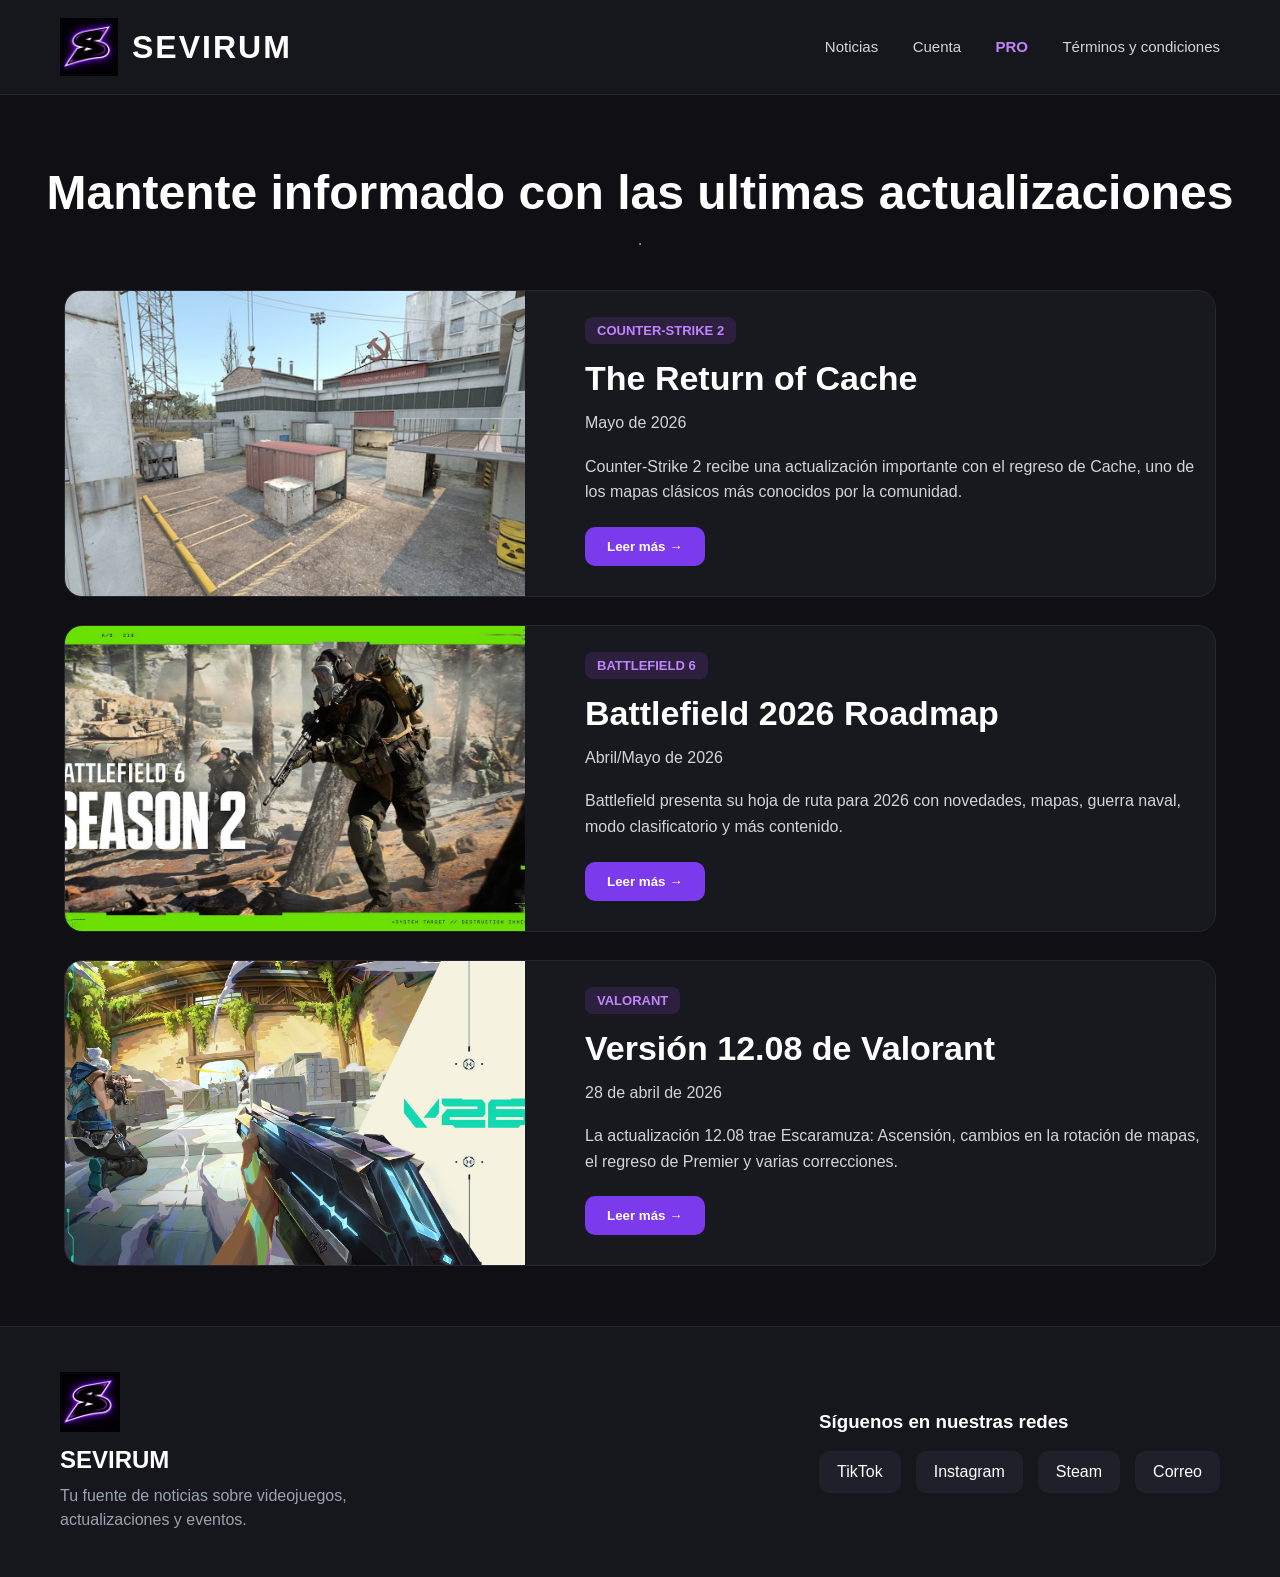
<file: index.html>
<!DOCTYPE html>
<html lang="es">
<head>
  <meta charset="UTF-8">
  <meta name="viewport" content="width=device-width, initial-scale=1.0">
  <title>Sevirum Noticias</title>
  <link rel="stylesheet" href="css/style.css">
</head>
<script src="js/script.js"></script>
<body>

  <header class="header">
    <div class="logo-box">
      <img src="imagenes/logo.png" alt="Logo Sevirum">
      <h1>SEVIRUM</h1>
    </div>

    <nav>
      <a href="#">Noticias</a>
      <a href="cuenta.html">Cuenta</a>
      <a href="pro.html" class="pro-link">PRO</a>
      <a href="terminos.html">Términos y condiciones</a>
    </nav>
  </header>

  <section class="titulo">
    <h2>Mantente informado con las ultimas actualizaciones</h2>
    <p>.</p>
  </section>

  <main class="contenedor">

    <a href="cs2.html" class="noticia">
      <img src="imagenes/cachecs.jpg" alt="Counter-Strike 2 Cache">

      <div class="contenido">
        <span>Counter-Strike 2</span>
        <h3>The Return of Cache</h3>
        <p class="fecha">Mayo de 2026</p>
        <p>
          Counter-Strike 2 recibe una actualización importante con el regreso de Cache,
          uno de los mapas clásicos más conocidos por la comunidad.
        </p>
        <button>Leer más →</button>
      </div>
    </a>

    <a href="battlefield.html" class="noticia">
      <img src="imagenes/battlefield.jpg" alt="Battlefield 2026 Roadmap">

      <div class="contenido">
        <span>Battlefield 6</span>
        <h3>Battlefield 2026 Roadmap</h3>
        <p class="fecha">Abril/Mayo de 2026</p>
        <p>
          Battlefield presenta su hoja de ruta para 2026 con novedades, mapas,
          guerra naval, modo clasificatorio y más contenido.
        </p>
        <button>Leer más →</button>
      </div>
    </a>

    <a href="valorant.html" class="noticia">
      <img src="imagenes/valorant.jpg" alt="Valorant versión 12.08">

      <div class="contenido">
        <span>Valorant</span>
        <h3>Versión 12.08 de Valorant</h3>
        <p class="fecha">28 de abril de 2026</p>
        <p>
          La actualización 12.08 trae Escaramuza: Ascensión, cambios en la rotación
          de mapas, el regreso de Premier y varias correcciones.
        </p>
        <button>Leer más →</button>
      </div>
    </a>

  </main>

  <footer>
    <div class="footer-logo">
      <img src="imagenes/logo.png" alt="Logo Sevirum">
      <h2>SEVIRUM</h2>
      <p>Tu fuente de noticias sobre videojuegos, actualizaciones y eventos.</p>
    </div>

    <div class="redes">
      <h3>Síguenos en nuestras redes</h3>
      <div class="iconos">
        <a href="#">TikTok</a>
        <a href="#">Instagram</a>
        <a href="#">Steam</a>
        <a href="#">Correo</a>
      </div>
    </div>
  </footer>

</body>
</html>
</file>
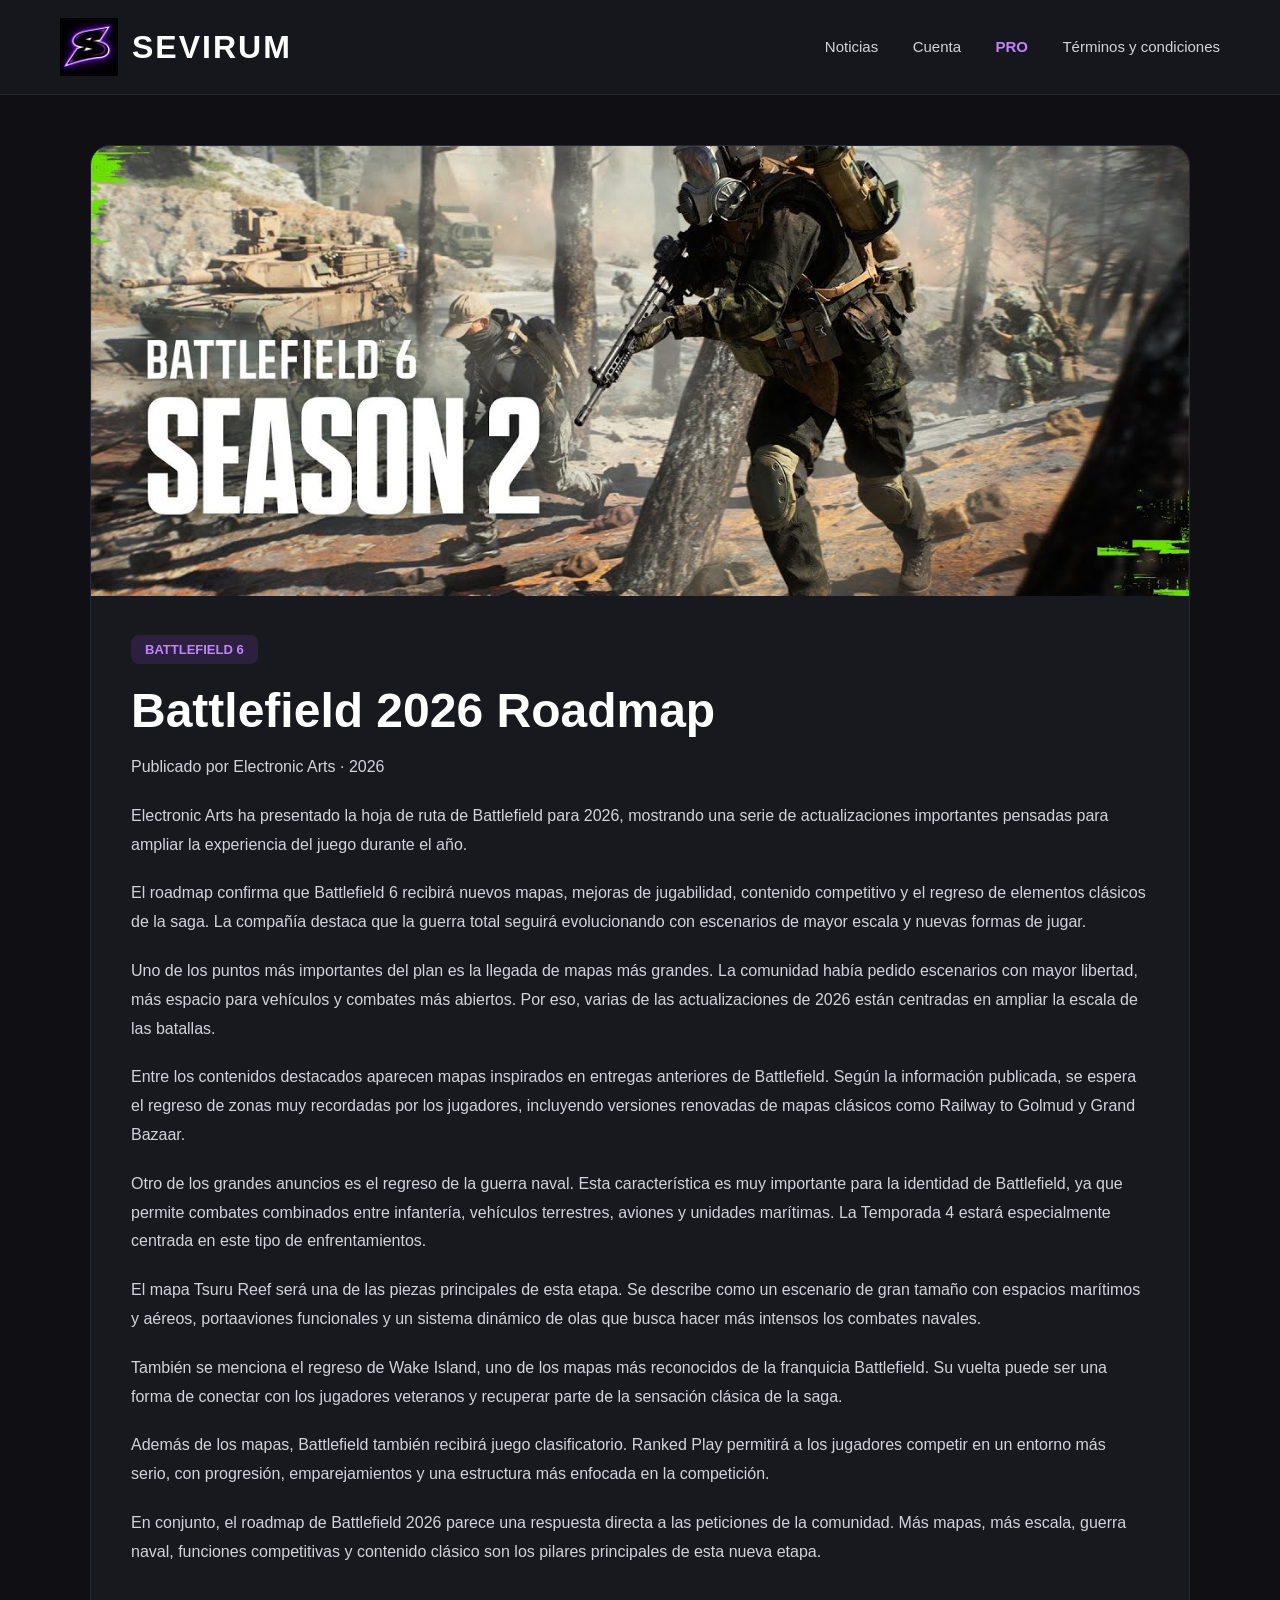
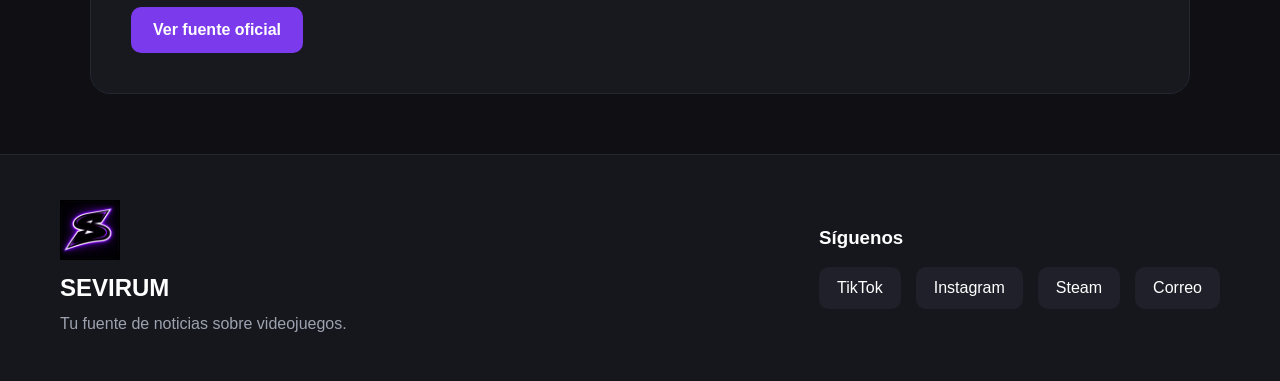
<file: battlefield.html>
<!DOCTYPE html>
<html lang="es">
<head>
  <meta charset="UTF-8">
  <meta name="viewport" content="width=device-width, initial-scale=1.0">
  <title>Battlefield 2026 Roadmap | Sevirum</title>
  <link rel="stylesheet" href="css/style.css">
</head>
<body>

<header class="header">
  <div class="logo-box">
    <img src="imagenes/logo.png" alt="Logo Sevirum">
    <h1>SEVIRUM</h1>
  </div>

  <nav>
    <a href="index.html">Noticias</a>
    <a href="cuenta.html">Cuenta</a>
    <a href="pro.html" class="pro-link">PRO</a>
    <a href="terminos.html">Términos y condiciones</a>
  </nav>
</header>

<main class="noticia-completa">

  <img src="imagenes/battlefield.jpg" alt="Battlefield 2026 Roadmap">

  <div class="noticia-info">

    <span>Battlefield 6</span>

    <h2>Battlefield 2026 Roadmap</h2>

    <p class="fecha">Publicado por Electronic Arts · 2026</p>

    <p>
      Electronic Arts ha presentado la hoja de ruta de Battlefield para 2026,
      mostrando una serie de actualizaciones importantes pensadas para ampliar
      la experiencia del juego durante el año.
    </p>

    <p>
      El roadmap confirma que Battlefield 6 recibirá nuevos mapas, mejoras de
      jugabilidad, contenido competitivo y el regreso de elementos clásicos de
      la saga. La compañía destaca que la guerra total seguirá evolucionando
      con escenarios de mayor escala y nuevas formas de jugar.
    </p>

    <p>
      Uno de los puntos más importantes del plan es la llegada de mapas más
      grandes. La comunidad había pedido escenarios con mayor libertad, más
      espacio para vehículos y combates más abiertos. Por eso, varias de las
      actualizaciones de 2026 están centradas en ampliar la escala de las
      batallas.
    </p>

    <p>
      Entre los contenidos destacados aparecen mapas inspirados en entregas
      anteriores de Battlefield. Según la información publicada, se espera el
      regreso de zonas muy recordadas por los jugadores, incluyendo versiones
      renovadas de mapas clásicos como Railway to Golmud y Grand Bazaar.
    </p>

    <p>
      Otro de los grandes anuncios es el regreso de la guerra naval. Esta
      característica es muy importante para la identidad de Battlefield, ya que
      permite combates combinados entre infantería, vehículos terrestres,
      aviones y unidades marítimas. La Temporada 4 estará especialmente centrada
      en este tipo de enfrentamientos.
    </p>

    <p>
      El mapa Tsuru Reef será una de las piezas principales de esta etapa. Se
      describe como un escenario de gran tamaño con espacios marítimos y aéreos,
      portaaviones funcionales y un sistema dinámico de olas que busca hacer
      más intensos los combates navales.
    </p>

    <p>
      También se menciona el regreso de Wake Island, uno de los mapas más
      reconocidos de la franquicia Battlefield. Su vuelta puede ser una forma de
      conectar con los jugadores veteranos y recuperar parte de la sensación
      clásica de la saga.
    </p>

    <p>
      Además de los mapas, Battlefield también recibirá juego clasificatorio.
      Ranked Play permitirá a los jugadores competir en un entorno más serio,
      con progresión, emparejamientos y una estructura más enfocada en la
      competición.
    </p>

    <p>
      En conjunto, el roadmap de Battlefield 2026 parece una respuesta directa
      a las peticiones de la comunidad. Más mapas, más escala, guerra naval,
      funciones competitivas y contenido clásico son los pilares principales
      de esta nueva etapa.
    </p>

    <a href="https://www.ea.com/en/games/battlefield/battlefield-6/seasons/battlefield-2026-roadmap"
       target="_blank"
       class="fuente-btn">
      Ver fuente oficial
    </a>

  </div>

</main>

<footer>
  <div class="footer-logo">
    <img src="imagenes/logo.png" alt="Logo Sevirum">
    <h2>SEVIRUM</h2>
    <p>Tu fuente de noticias sobre videojuegos.</p>
  </div>

  <div class="redes">
    <h3>Síguenos</h3>
    <div class="iconos">
      <a href="#">TikTok</a>
      <a href="#">Instagram</a>
      <a href="#">Steam</a>
      <a href="#">Correo</a>
    </div>
  </div>
</footer>

<script src="js/script.js"></script>

</body>
</html>
</file>
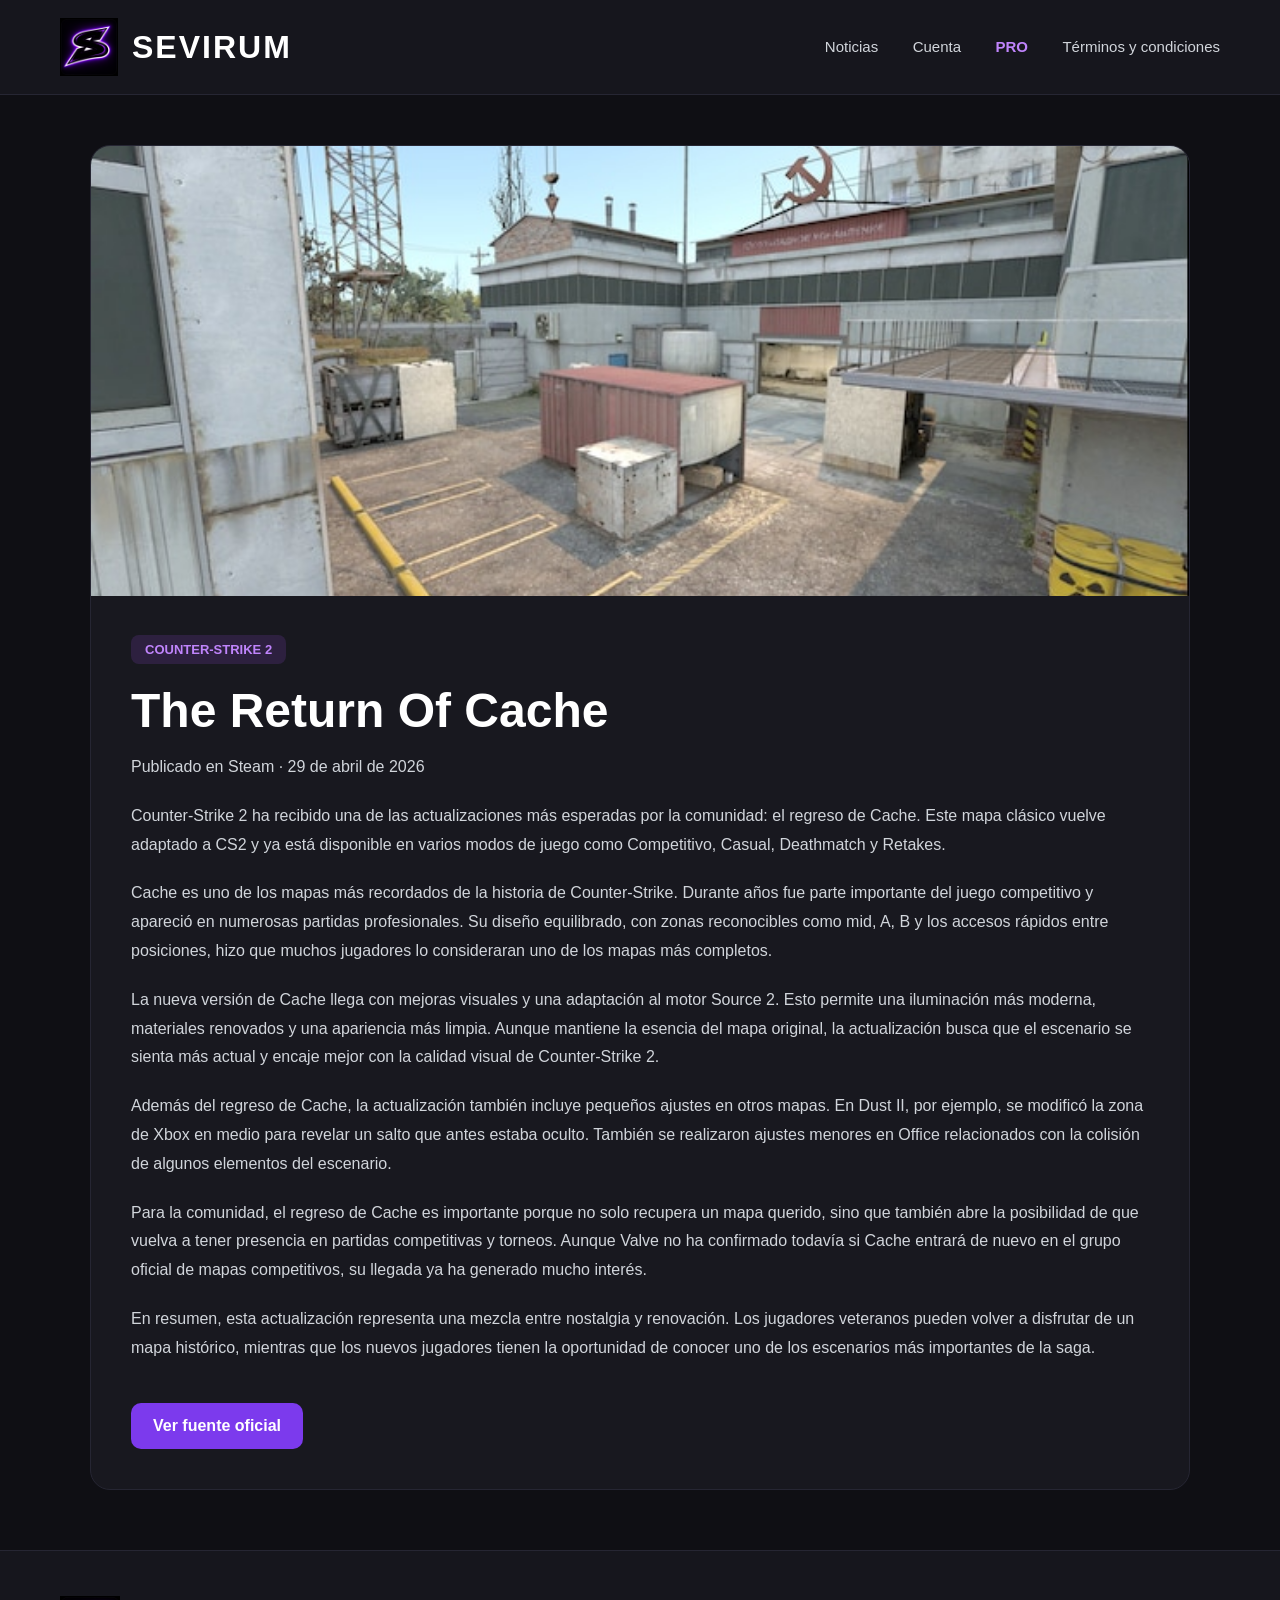
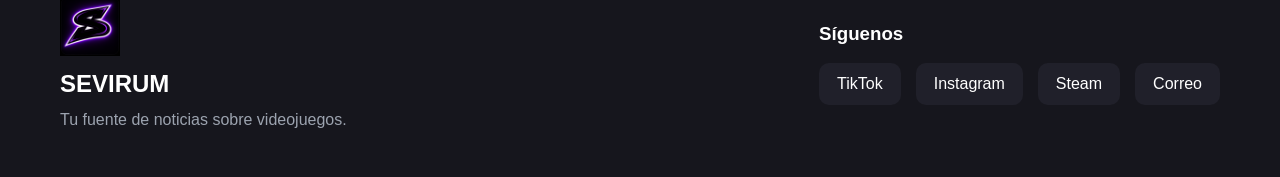
<file: cs2.html>
<!DOCTYPE html>
<html lang="es">
<head>
  <meta charset="UTF-8">
  <meta name="viewport" content="width=device-width, initial-scale=1.0">
  <title>Counter-Strike 2 | Sevirum</title>
  <link rel="stylesheet" href="css/style.css">
</head>
<body>

<header class="header">

  <div class="logo-box">
    <img src="imagenes/logo.png" alt="Logo Sevirum">
    <h1>SEVIRUM</h1>
  </div>

  <nav>
    <a href="index.html">Noticias</a>
    <a href="cuenta.html">Cuenta</a>
    <a href="pro.html" class="pro-link">PRO</a>
    <a href="terminos.html">Términos y condiciones</a>
  </nav>

</header>

<main class="noticia-completa">

  <img src="imagenes/cachecs.jpg" alt="Counter Strike 2">

  <div class="noticia-info">

  <span>Counter-Strike 2</span>

  <h2>The Return Of Cache</h2>

  <p class="fecha">Publicado en Steam · 29 de abril de 2026</p>

  <p>
    Counter-Strike 2 ha recibido una de las actualizaciones más esperadas por la comunidad:
    el regreso de Cache. Este mapa clásico vuelve adaptado a CS2 y ya está disponible en
    varios modos de juego como Competitivo, Casual, Deathmatch y Retakes.
  </p>

  <p>
    Cache es uno de los mapas más recordados de la historia de Counter-Strike. Durante años
    fue parte importante del juego competitivo y apareció en numerosas partidas profesionales.
    Su diseño equilibrado, con zonas reconocibles como mid, A, B y los accesos rápidos entre
    posiciones, hizo que muchos jugadores lo consideraran uno de los mapas más completos.
  </p>

  <p>
    La nueva versión de Cache llega con mejoras visuales y una adaptación al motor Source 2.
    Esto permite una iluminación más moderna, materiales renovados y una apariencia más limpia.
    Aunque mantiene la esencia del mapa original, la actualización busca que el escenario se
    sienta más actual y encaje mejor con la calidad visual de Counter-Strike 2.
  </p>

  <p>
    Además del regreso de Cache, la actualización también incluye pequeños ajustes en otros
    mapas. En Dust II, por ejemplo, se modificó la zona de Xbox en medio para revelar un salto
    que antes estaba oculto. También se realizaron ajustes menores en Office relacionados con
    la colisión de algunos elementos del escenario.
  </p>

  <p>
    Para la comunidad, el regreso de Cache es importante porque no solo recupera un mapa
    querido, sino que también abre la posibilidad de que vuelva a tener presencia en partidas
    competitivas y torneos. Aunque Valve no ha confirmado todavía si Cache entrará de nuevo
    en el grupo oficial de mapas competitivos, su llegada ya ha generado mucho interés.
  </p>

  <p>
    En resumen, esta actualización representa una mezcla entre nostalgia y renovación. Los
    jugadores veteranos pueden volver a disfrutar de un mapa histórico, mientras que los nuevos
    jugadores tienen la oportunidad de conocer uno de los escenarios más importantes de la saga.
  </p>

  <a href="https://store.steampowered.com/news/app/730/view/508486359454843045"
     target="_blank"
     class="fuente-btn">
    Ver fuente oficial
  </a>
</div>

</main>

<footer>

  <div class="footer-logo">
    <img src="imagenes/logo.png" alt="Logo Sevirum">
    <h2>SEVIRUM</h2>
    <p>Tu fuente de noticias sobre videojuegos.</p>
  </div>

  <div class="redes">
    <h3>Síguenos</h3>

    <div class="iconos">
      <a href="#">TikTok</a>
      <a href="#">Instagram</a>
      <a href="#">Steam</a>
      <a href="#">Correo</a>
    </div>

  </div>

</footer>

<script src="js/script.js"></script>

</body>
</html>
</file>
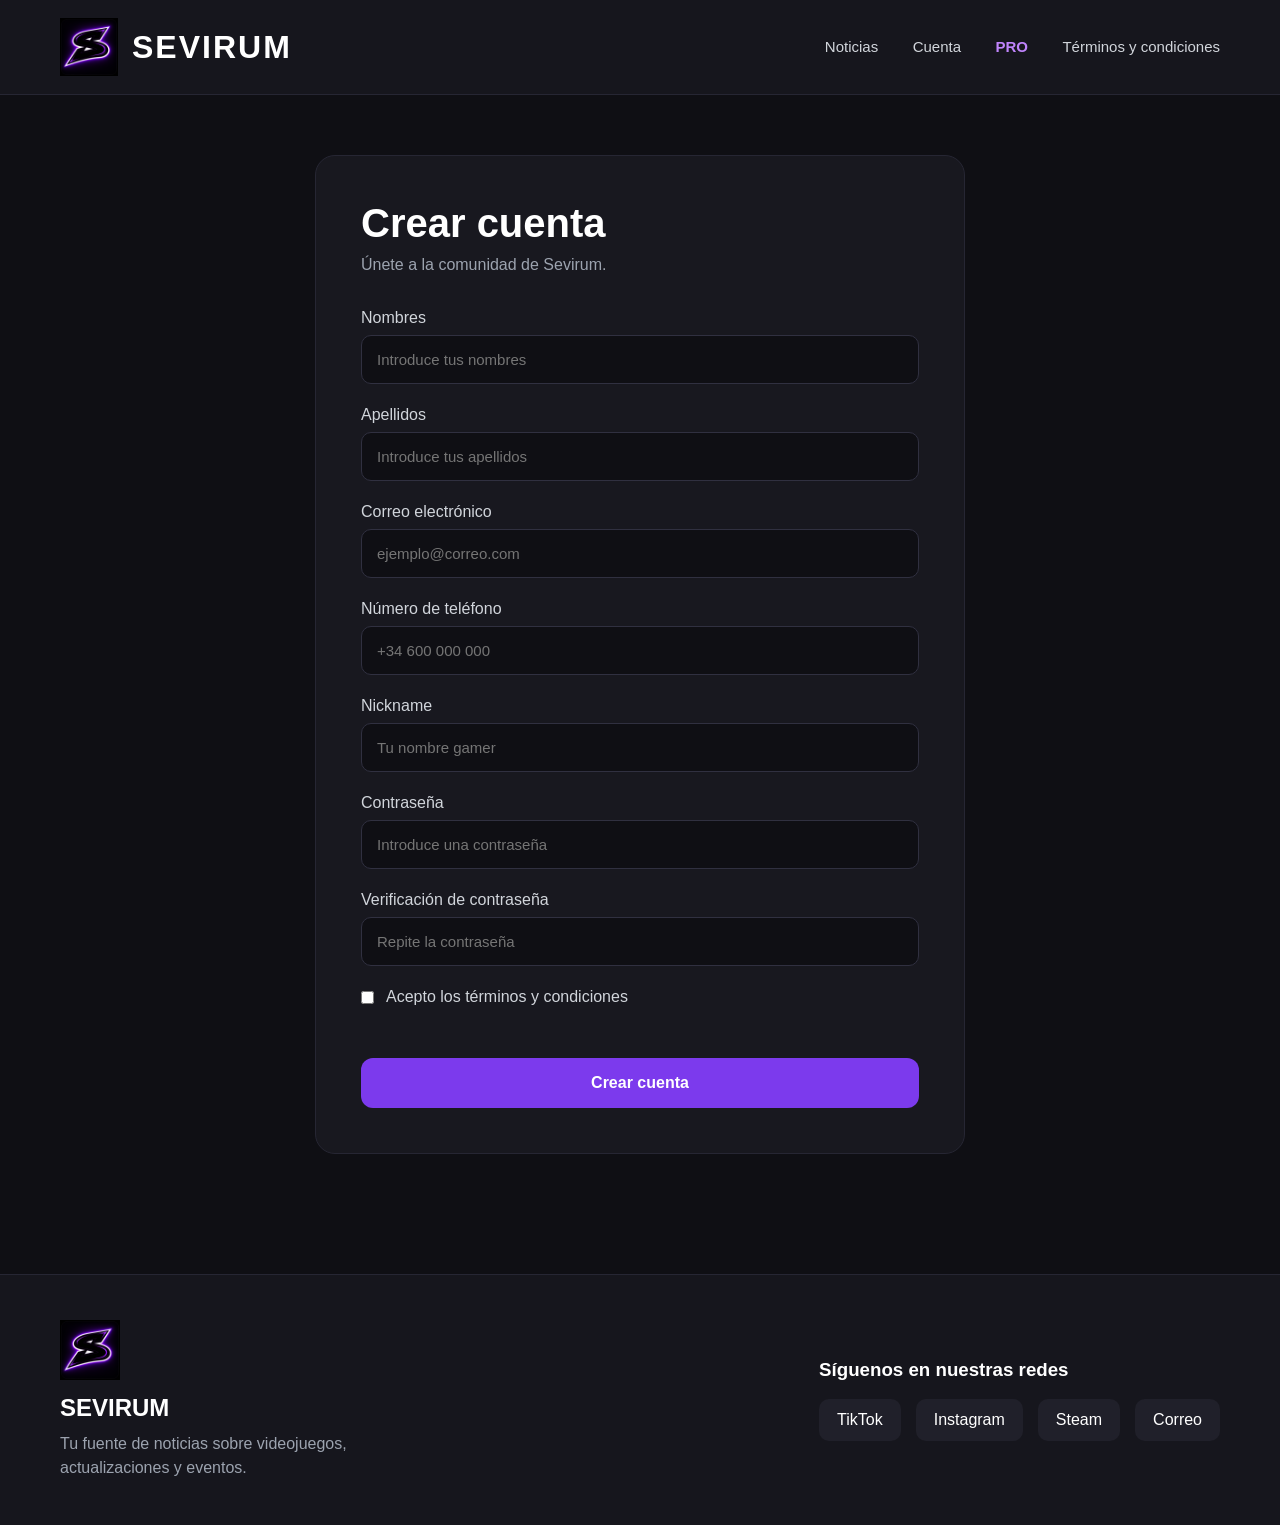
<file: cuenta.html>
<!DOCTYPE html>
<html lang="es">
<head>
  <meta charset="UTF-8">
  <meta name="viewport" content="width=device-width, initial-scale=1.0">
  <title>Crear cuenta | Sevirum</title>
  <link rel="stylesheet" href="css/style.css">
</head>
<script src="js/script.js"></script>
<body>

<header class="header">
  <div class="logo-box">
    <img src="imagenes/logo.png" alt="Logo Sevirum">
    <h1>SEVIRUM</h1>
  </div>

  <nav>
    <a href="index.html">Noticias</a>
    <a href="cuenta.html">Cuenta</a>
    <a href="pro.html" class="pro-link">PRO</a>
    <a href="terminos.html">Términos y condiciones</a>
  </nav>
</header>

<main class="cuenta-container">

  <div class="formulario-box">
    <h2>Crear cuenta</h2>
    <p>Únete a la comunidad de Sevirum.</p>

    <form>

      <div class="input-group">
        <label>Nombres</label>
        <input type="text" placeholder="Introduce tus nombres">
      </div>

      <div class="input-group">
        <label>Apellidos</label>
        <input type="text" placeholder="Introduce tus apellidos">
      </div>

      <div class="input-group">
        <label>Correo electrónico</label>
        <input type="email" placeholder="ejemplo@correo.com">
      </div>

      <div class="input-group">
        <label>Número de teléfono</label>
        <input type="tel" placeholder="+34 600 000 000">
      </div>

      <div class="input-group">
        <label>Nickname</label>
        <input type="text" placeholder="Tu nombre gamer">
      </div>

      <div class="input-group">
        <label>Contraseña</label>
        <input type="password" placeholder="Introduce una contraseña">
      </div>

      <div class="input-group">
        <label>Verificación de contraseña</label>
        <input type="password" placeholder="Repite la contraseña">
      </div>

      <div class="checkbox-group">
        <input type="checkbox" id="terminos">
        <label for="terminos">
          Acepto los términos y condiciones
        </label>
      </div>

      <button type="submit" class="crear-btn">
        Crear cuenta
      </button>

    </form>
  </div>

</main>

<footer>
  <div class="footer-logo">
    <img src="imagenes/logo.png" alt="Logo Sevirum">
    <h2>SEVIRUM</h2>
    <p>Tu fuente de noticias sobre videojuegos, actualizaciones y eventos.</p>
  </div>

  <div class="redes">
    <h3>Síguenos en nuestras redes</h3>
    <div class="iconos">
      <a href="#">TikTok</a>
      <a href="#">Instagram</a>
      <a href="#">Steam</a>
      <a href="#">Correo</a>
    </div>
  </div>
</footer>

</body>
</html>
</file>
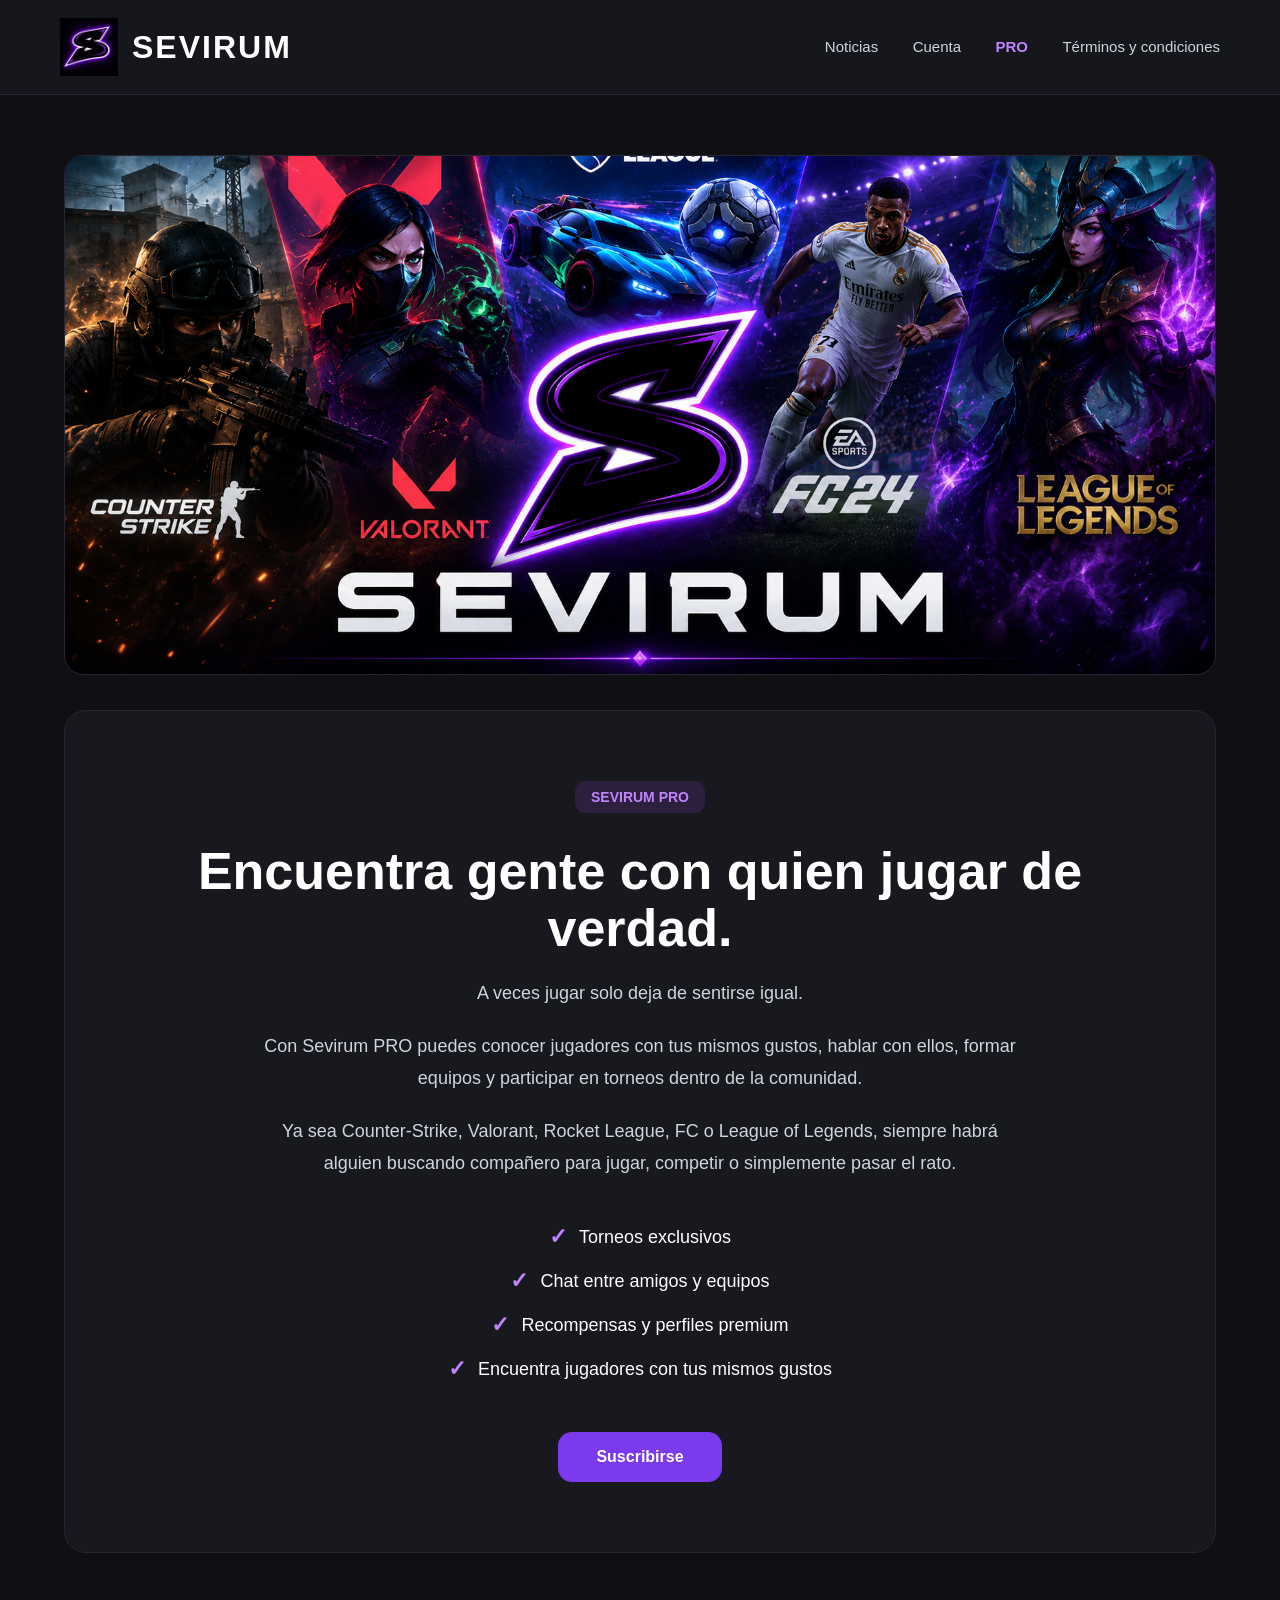
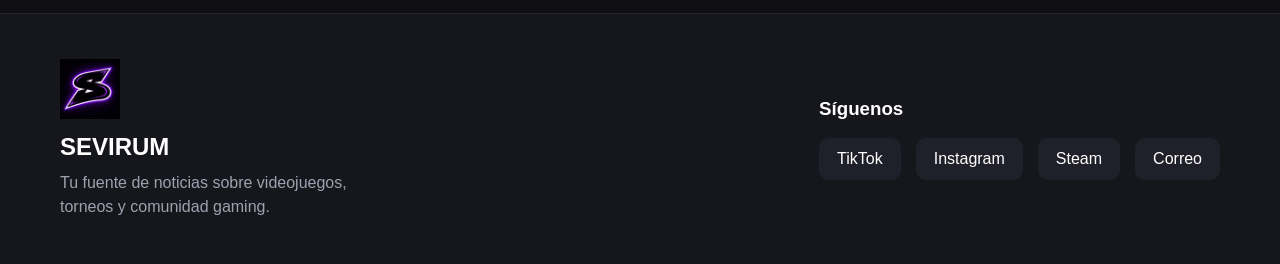
<file: pro.html>
<!DOCTYPE html>
<html lang="es">
<head>
  <meta charset="UTF-8">
  <meta name="viewport" content="width=device-width, initial-scale=1.0">
  <title>Sevirum PRO</title>

  <link rel="stylesheet" href="css/style.css">
</head>
<body>

  <header class="header">

    <div class="logo-box">
      <img src="imagenes/logo.png" alt="Logo Sevirum">
      <h1>SEVIRUM</h1>
    </div>

    <nav>
      <a href="index.html">Noticias</a>
      <a href="cuenta.html">Cuenta</a>
      <a href="pro.html" class="pro-link">PRO</a>
      <a href="terminos.html">Términos y condiciones</a>
    </nav>

  </header>

  <main class="pro-container">

  <section class="pro-banner">

    <img src="imagenes/banner-pro.png" alt="Sevirum PRO">

  </section>

  <section class="pro-box">

    <span class="pro-etiqueta">SEVIRUM PRO</span>

    <h2>
      Encuentra gente con quien jugar de verdad.
    </h2>

    <p class="pro-texto">
      A veces jugar solo deja de sentirse igual.
    </p>

    <p class="pro-texto">
      Con Sevirum PRO puedes conocer jugadores con tus mismos gustos,
      hablar con ellos, formar equipos y participar en torneos dentro
      de la comunidad.
    </p>

    <p class="pro-texto">
      Ya sea Counter-Strike, Valorant, Rocket League, FC o League of Legends,
      siempre habrá alguien buscando compañero para jugar, competir
      o simplemente pasar el rato.
    </p>

    <div class="pro-lista">

      <div class="pro-item">
        <span>✓</span>
        <p>Torneos exclusivos</p>
      </div>

      <div class="pro-item">
        <span>✓</span>
        <p>Chat entre amigos y equipos</p>
      </div>

      <div class="pro-item">
        <span>✓</span>
        <p>Recompensas y perfiles premium</p>
      </div>

      <div class="pro-item">
        <span>✓</span>
        <p>Encuentra jugadores con tus mismos gustos</p>
      </div>

    </div>

    <button class="suscribirse-btn">
      Suscribirse
    </button>

  </section>

</main>

  <footer>

    <div class="footer-logo">
      <img src="imagenes/logo.png" alt="Logo Sevirum">

      <h2>SEVIRUM</h2>

      <p>
        Tu fuente de noticias sobre videojuegos,
        torneos y comunidad gaming.
      </p>
    </div>

    <div class="redes">

      <h3>Síguenos</h3>

      <div class="iconos">
        <a href="#">TikTok</a>
        <a href="#">Instagram</a>
        <a href="#">Steam</a>
        <a href="#">Correo</a>
      </div>

    </div>

  </footer>

  <script src="js/script.js"></script>

</body>
</html>
</file>
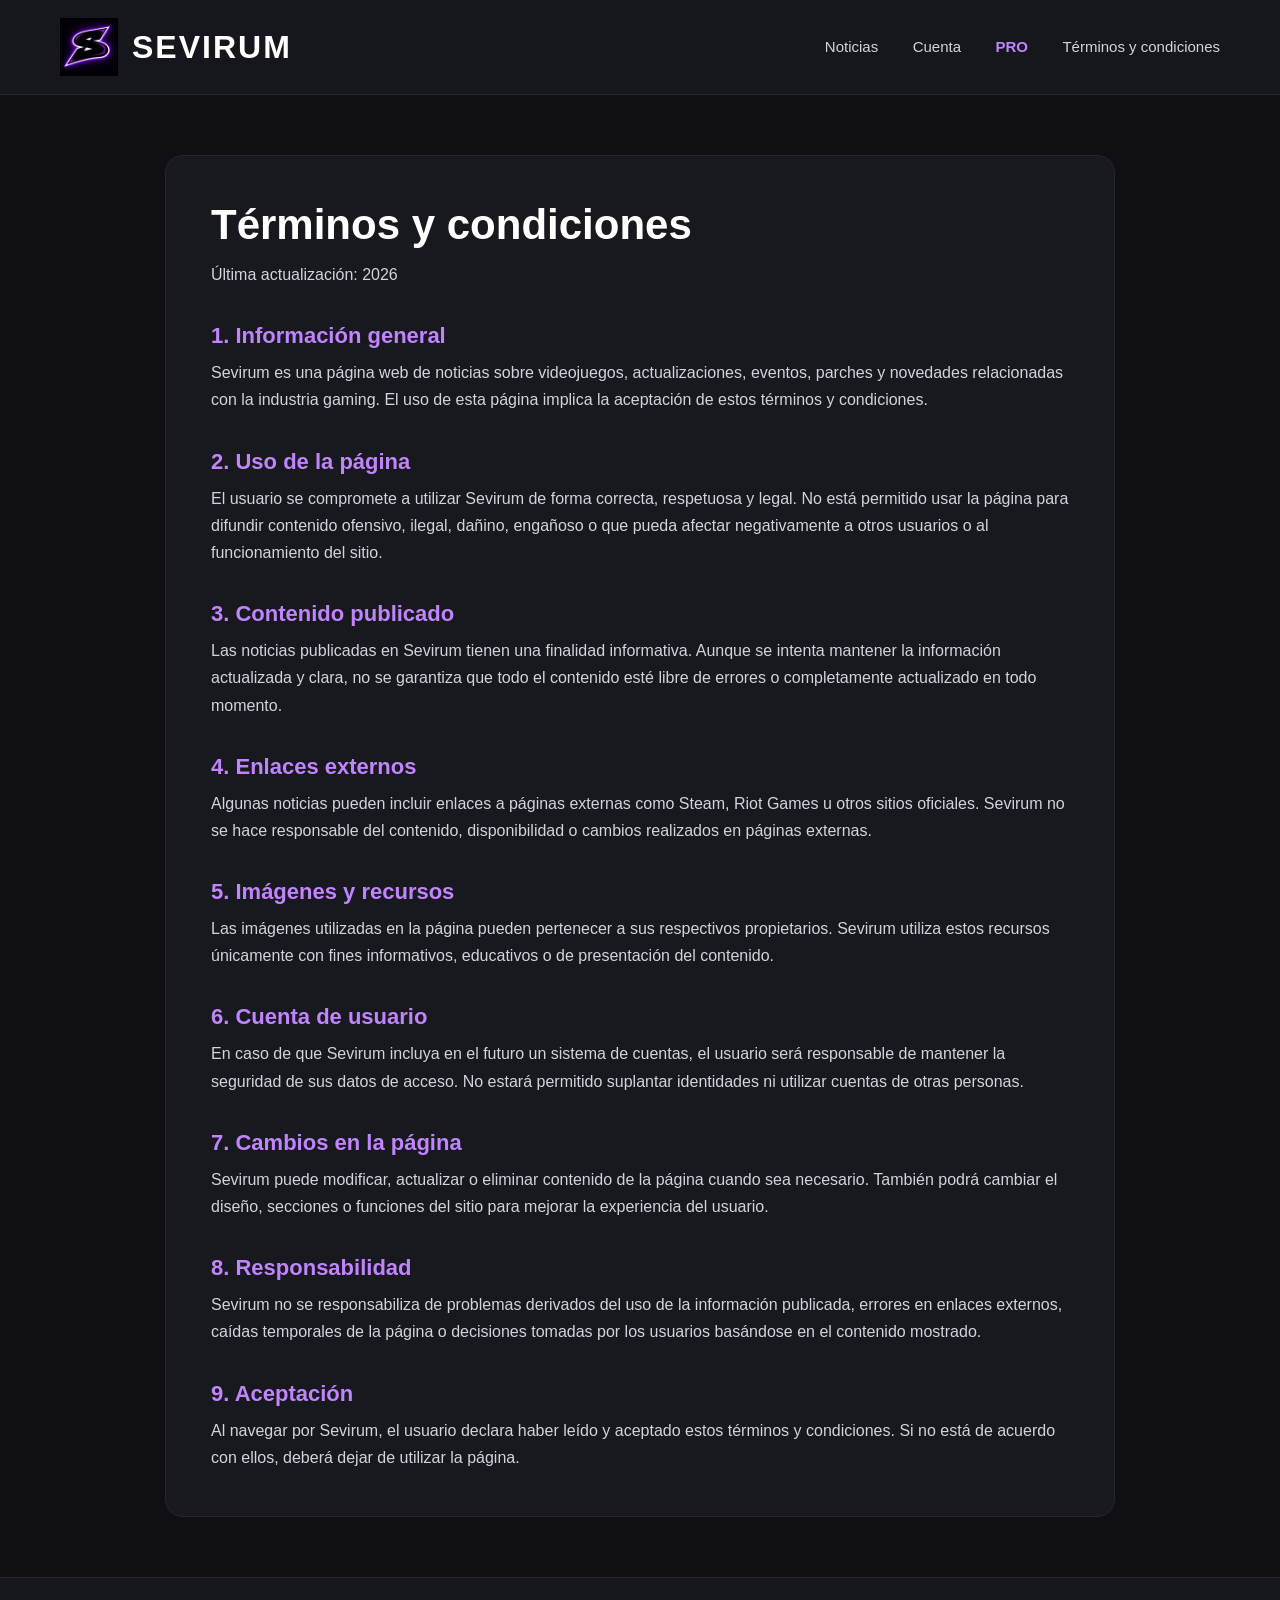
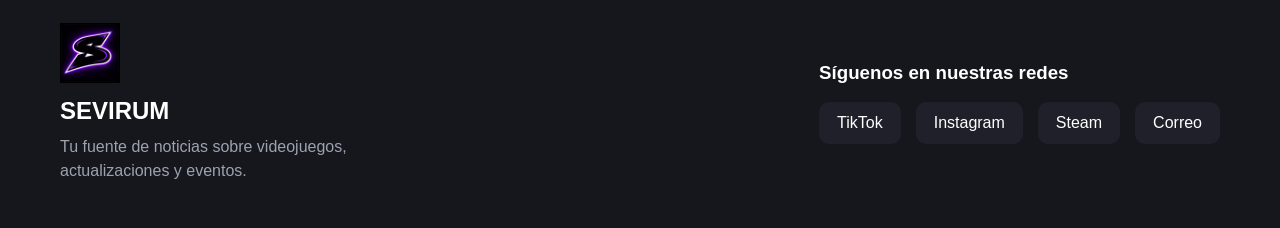
<file: terminos.html>
<!DOCTYPE html>
<html lang="es">
<head>
  <meta charset="UTF-8">
  <meta name="viewport" content="width=device-width, initial-scale=1.0">
  <title>Términos y condiciones | Sevirum</title>
  <link rel="stylesheet" href="css/style.css">
</head>
<body>

<header class="header">
  <div class="logo-box">
    <img src="imagenes/logo.png" alt="Logo Sevirum">
    <h1>SEVIRUM</h1>
  </div>

  <nav>
    <a href="index.html">Noticias</a>
    <a href="#">Cuenta</a>
    <a href="pro.html" class="pro-link">PRO</a>
    <a href="terminos.html">Términos y condiciones</a>
  </nav>
</header>

<main class="pagina-legal">
  <h2>Términos y condiciones</h2>
  <p class="fecha">Última actualización: 2026</p>

  <section>
    <h3>1. Información general</h3>
    <p>
      Sevirum es una página web de noticias sobre videojuegos, actualizaciones,
      eventos, parches y novedades relacionadas con la industria gaming. El uso
      de esta página implica la aceptación de estos términos y condiciones.
    </p>
  </section>

  <section>
    <h3>2. Uso de la página</h3>
    <p>
      El usuario se compromete a utilizar Sevirum de forma correcta, respetuosa
      y legal. No está permitido usar la página para difundir contenido ofensivo,
      ilegal, dañino, engañoso o que pueda afectar negativamente a otros usuarios
      o al funcionamiento del sitio.
    </p>
  </section>

  <section>
    <h3>3. Contenido publicado</h3>
    <p>
      Las noticias publicadas en Sevirum tienen una finalidad informativa. Aunque
      se intenta mantener la información actualizada y clara, no se garantiza que
      todo el contenido esté libre de errores o completamente actualizado en todo
      momento.
    </p>
  </section>

  <section>
    <h3>4. Enlaces externos</h3>
    <p>
      Algunas noticias pueden incluir enlaces a páginas externas como Steam,
      Riot Games u otros sitios oficiales. Sevirum no se hace responsable del
      contenido, disponibilidad o cambios realizados en páginas externas.
    </p>
  </section>

  <section>
    <h3>5. Imágenes y recursos</h3>
    <p>
      Las imágenes utilizadas en la página pueden pertenecer a sus respectivos
      propietarios. Sevirum utiliza estos recursos únicamente con fines
      informativos, educativos o de presentación del contenido.
    </p>
  </section>

  <section>
    <h3>6. Cuenta de usuario</h3>
    <p>
      En caso de que Sevirum incluya en el futuro un sistema de cuentas, el usuario
      será responsable de mantener la seguridad de sus datos de acceso. No estará
      permitido suplantar identidades ni utilizar cuentas de otras personas.
    </p>
  </section>

  <section>
    <h3>7. Cambios en la página</h3>
    <p>
      Sevirum puede modificar, actualizar o eliminar contenido de la página cuando
      sea necesario. También podrá cambiar el diseño, secciones o funciones del
      sitio para mejorar la experiencia del usuario.
    </p>
  </section>

  <section>
    <h3>8. Responsabilidad</h3>
    <p>
      Sevirum no se responsabiliza de problemas derivados del uso de la información
      publicada, errores en enlaces externos, caídas temporales de la página o
      decisiones tomadas por los usuarios basándose en el contenido mostrado.
    </p>
  </section>

  <section>
    <h3>9. Aceptación</h3>
    <p>
      Al navegar por Sevirum, el usuario declara haber leído y aceptado estos
      términos y condiciones. Si no está de acuerdo con ellos, deberá dejar de
      utilizar la página.
    </p>
  </section>
</main>

<footer>
  <div class="footer-logo">
    <img src="imagenes/logo.png" alt="Logo Sevirum">
    <h2>SEVIRUM</h2>
    <p>Tu fuente de noticias sobre videojuegos, actualizaciones y eventos.</p>
  </div>

  <div class="redes">
    <h3>Síguenos en nuestras redes</h3>
    <div class="iconos">
      <a href="#">TikTok</a>
      <a href="#">Instagram</a>
      <a href="#">Steam</a>
      <a href="#">Correo</a>
    </div>
  </div>
</footer>

</body>
</html>
</file>
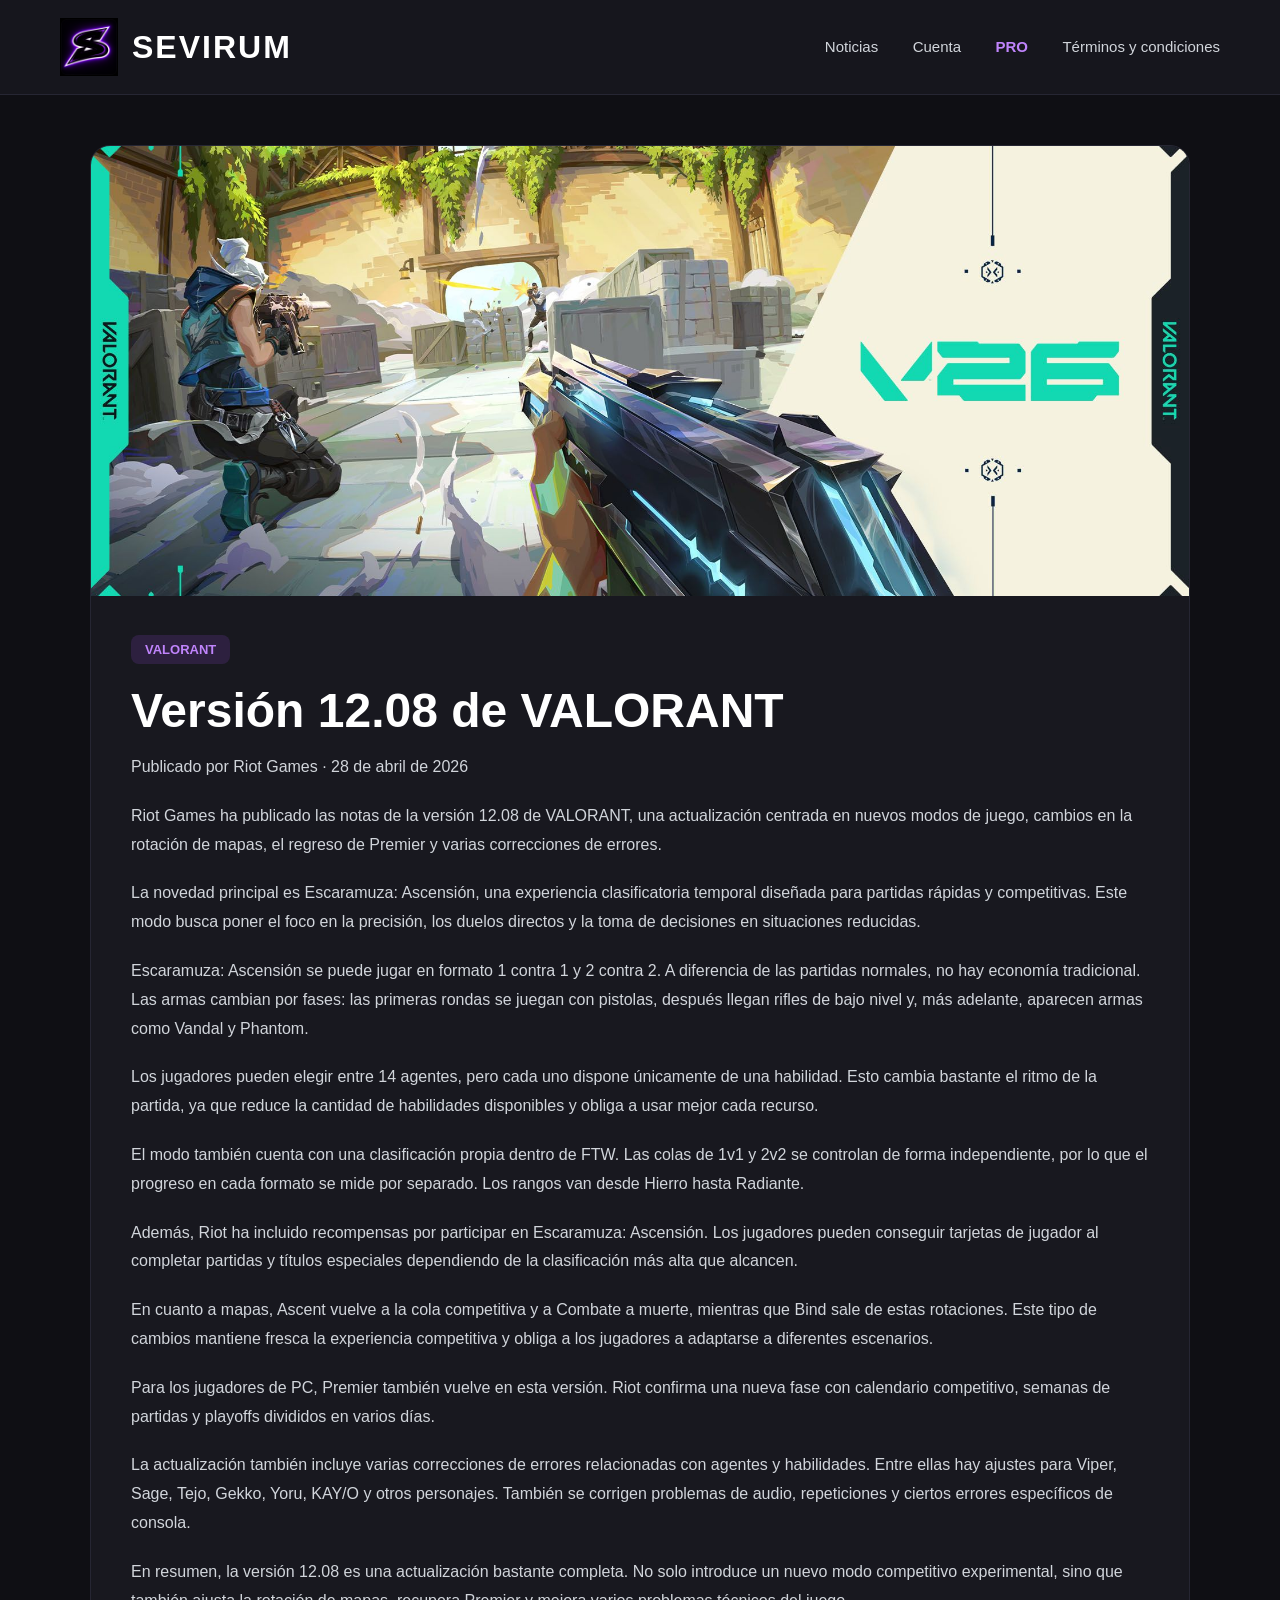
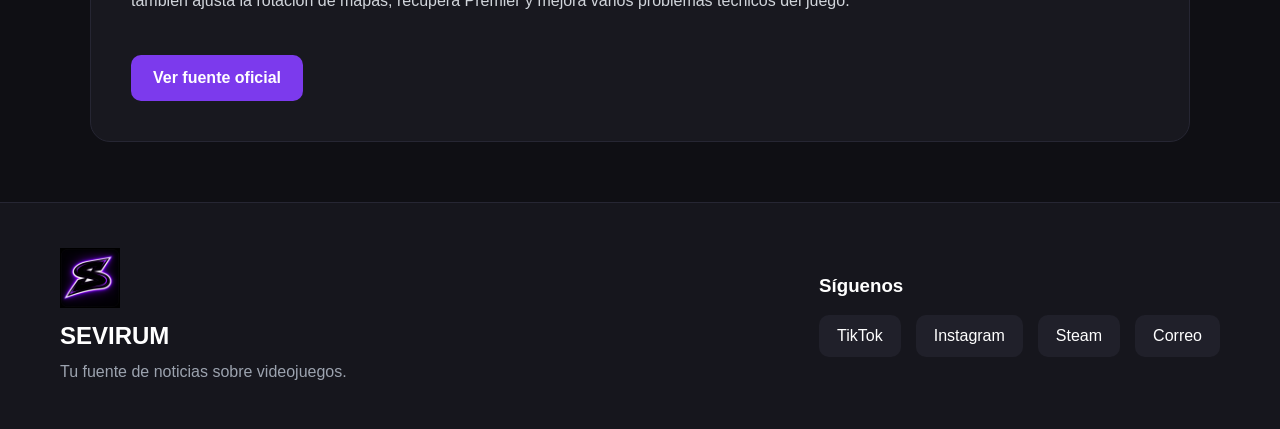
<file: valorant.html>
<!DOCTYPE html>
<html lang="es">
<head>
  <meta charset="UTF-8">
  <meta name="viewport" content="width=device-width, initial-scale=1.0">
  <title>Valorant 12.08 | Sevirum</title>
  <link rel="stylesheet" href="css/style.css">
</head>
<body>

<header class="header">
  <div class="logo-box">
    <img src="imagenes/logo.png" alt="Logo Sevirum">
    <h1>SEVIRUM</h1>
  </div>

  <nav>
    <a href="index.html">Noticias</a>
    <a href="cuenta.html">Cuenta</a>
    <a href="pro.html" class="pro-link">PRO</a>
    <a href="terminos.html">Términos y condiciones</a>
  </nav>
</header>

<main class="noticia-completa">

  <img src="imagenes/valorant.jpg" alt="Valorant versión 12.08">

  <div class="noticia-info">

    <span>Valorant</span>

    <h2>Versión 12.08 de VALORANT</h2>

    <p class="fecha">Publicado por Riot Games · 28 de abril de 2026</p>

    <p>
      Riot Games ha publicado las notas de la versión 12.08 de VALORANT,
      una actualización centrada en nuevos modos de juego, cambios en la
      rotación de mapas, el regreso de Premier y varias correcciones de errores.
    </p>

    <p>
      La novedad principal es Escaramuza: Ascensión, una experiencia
      clasificatoria temporal diseñada para partidas rápidas y competitivas.
      Este modo busca poner el foco en la precisión, los duelos directos y la
      toma de decisiones en situaciones reducidas.
    </p>

    <p>
      Escaramuza: Ascensión se puede jugar en formato 1 contra 1 y 2 contra 2.
      A diferencia de las partidas normales, no hay economía tradicional. Las
      armas cambian por fases: las primeras rondas se juegan con pistolas,
      después llegan rifles de bajo nivel y, más adelante, aparecen armas como
      Vandal y Phantom.
    </p>

    <p>
      Los jugadores pueden elegir entre 14 agentes, pero cada uno dispone
      únicamente de una habilidad. Esto cambia bastante el ritmo de la partida,
      ya que reduce la cantidad de habilidades disponibles y obliga a usar mejor
      cada recurso.
    </p>

    <p>
      El modo también cuenta con una clasificación propia dentro de FTW. Las
      colas de 1v1 y 2v2 se controlan de forma independiente, por lo que el
      progreso en cada formato se mide por separado. Los rangos van desde Hierro
      hasta Radiante.
    </p>

    <p>
      Además, Riot ha incluido recompensas por participar en Escaramuza:
      Ascensión. Los jugadores pueden conseguir tarjetas de jugador al completar
      partidas y títulos especiales dependiendo de la clasificación más alta que
      alcancen.
    </p>

    <p>
      En cuanto a mapas, Ascent vuelve a la cola competitiva y a Combate a
      muerte, mientras que Bind sale de estas rotaciones. Este tipo de cambios
      mantiene fresca la experiencia competitiva y obliga a los jugadores a
      adaptarse a diferentes escenarios.
    </p>

    <p>
      Para los jugadores de PC, Premier también vuelve en esta versión. Riot
      confirma una nueva fase con calendario competitivo, semanas de partidas y
      playoffs divididos en varios días.
    </p>

    <p>
      La actualización también incluye varias correcciones de errores
      relacionadas con agentes y habilidades. Entre ellas hay ajustes para Viper,
      Sage, Tejo, Gekko, Yoru, KAY/O y otros personajes. También se corrigen
      problemas de audio, repeticiones y ciertos errores específicos de consola.
    </p>

    <p>
      En resumen, la versión 12.08 es una actualización bastante completa.
      No solo introduce un nuevo modo competitivo experimental, sino que también
      ajusta la rotación de mapas, recupera Premier y mejora varios problemas
      técnicos del juego.
    </p>

    <a href="https://playvalorant.com/es-es/news/game-updates/valorant-patch-notes-12-08/"
       target="_blank"
       class="fuente-btn">
      Ver fuente oficial
    </a>

  </div>

</main>

<footer>
  <div class="footer-logo">
    <img src="imagenes/logo.png" alt="Logo Sevirum">
    <h2>SEVIRUM</h2>
    <p>Tu fuente de noticias sobre videojuegos.</p>
  </div>

  <div class="redes">
    <h3>Síguenos</h3>
    <div class="iconos">
      <a href="#">TikTok</a>
      <a href="#">Instagram</a>
      <a href="#">Steam</a>
      <a href="#">Correo</a>
    </div>
  </div>
</footer>

<script src="js/script.js"></script>

</body>
</html>
</file>
<file: css/style.css>
* {
  margin: 0;
  padding: 0;
  box-sizing: border-box;
}

body {
  font-family: Arial, sans-serif;
  background: #0f0f14;
  color: white;
}

/* HEADER */

.header {
  width: 100%;
  padding: 18px 60px;
  background: #16161d;
  border-bottom: 1px solid #262633;

  display: flex;
  justify-content: space-between;
  align-items: center;
}

.logo-box {
  display: flex;
  align-items: center;
  gap: 14px;
}

.logo-box img {
  width: 58px;
}

.logo-box h1 {
  font-size: 32px;
  letter-spacing: 2px;
  font-weight: 700;
}

nav a {
  color: #d1d5db;
  text-decoration: none;
  margin-left: 30px;
  font-size: 15px;
  transition: 0.2s;
}

nav a:hover {
  color: #a855f7;
}

/* TITULO */

.titulo {
  text-align: center;
  padding: 70px 20px 40px;
}

.titulo h2 {
  font-size: 48px;
  margin-bottom: 10px;
}

.titulo p {
  color: #9ca3af;
  font-size: 17px;
}

/* CONTENEDOR */

.contenedor {
  width: 90%;
  max-width: 1200px;
  margin: auto;
}

/* NOTICIAS */

.noticia {
  background: #18181f;
  border: 1px solid #262633;
  border-radius: 18px;

  display: grid;
  grid-template-columns: 40% 60%;
  gap: 30px;

  margin-bottom: 28px;
  overflow: hidden;

  transition: 0.25s;
  text-decoration: none;
  color: white;
}

.noticia:hover {
  transform: translateY(-4px);
  border-color: #7c3aed;
}

.noticia img {
  width: 100%;
  height: 100%;
  min-height: 260px;
  object-fit: cover;
}

.contenido {
  padding: 30px;
}

.contenido span {
  background: rgba(168, 85, 247, 0.15);
  color: #c084fc;
  padding: 6px 12px;
  border-radius: 8px;
  font-size: 13px;
  font-weight: bold;
  text-transform: uppercase;
}

.contenido h3 {
  margin-top: 20px;
  font-size: 34px;
}

.fecha {
  color: #9ca3af;
  margin: 12px 0 18px;
}

.contenido p {
  color: #d1d5db;
  line-height: 1.6;
}

/* BOTON */

button {
  margin-top: 22px;
  background: #7c3aed;
  border: none;
  color: white;
  padding: 12px 22px;
  border-radius: 10px;
  font-weight: bold;
  cursor: pointer;
  transition: 0.2s;
}

button:hover {
  background: #6d28d9;
}

/* FOOTER */

footer {
  margin-top: 60px;
  background: #16161d;
  border-top: 1px solid #262633;

  padding: 45px 60px;

  display: flex;
  justify-content: space-between;
  align-items: center;
}

.footer-logo {
  max-width: 320px;
}

.footer-logo img {
  width: 60px;
  margin-bottom: 10px;
}

.footer-logo h2 {
  margin-bottom: 10px;
}

.footer-logo p {
  color: #9ca3af;
  line-height: 1.5;
}

.redes h3 {
  margin-bottom: 18px;
}

.iconos {
  display: flex;
  gap: 15px;
}

.iconos a {
  background: #20202a;
  color: white;
  text-decoration: none;
  padding: 12px 18px;
  border-radius: 10px;
  transition: 0.2s;
}

.iconos a:hover {
  background: #7c3aed;
}

/* RESPONSIVE */

@media (max-width: 850px) {

  .header,
  footer {
    flex-direction: column;
    gap: 30px;
    text-align: center;
  }

  .noticia {
    grid-template-columns: 1fr;
  }

  .contenido h3 {
    font-size: 28px;
  }

  nav a {
    margin: 0 10px;
  }

  .iconos {
    justify-content: center;
    flex-wrap: wrap;
  }
}

/* Terminos y condiciones */

.pagina-legal {
  width: 90%;
  max-width: 950px;
  margin: 60px auto;
  background: #18181f;
  border: 1px solid #262633;
  border-radius: 18px;
  padding: 45px;
}

.pagina-legal h2 {
  font-size: 42px;
  margin-bottom: 10px;
}

.pagina-legal section {
  margin-top: 35px;
}

.pagina-legal h3 {
  font-size: 22px;
  margin-bottom: 10px;
  color: #c084fc;
}

.pagina-legal p {
  color: #d1d5db;
  line-height: 1.7;
}

/* Creacion de cuenta web */

.cuenta-container {
  min-height: 80vh;

  display: flex;
  justify-content: center;
  align-items: center;

  padding: 60px 20px;
}

.formulario-box {
  width: 100%;
  max-width: 650px;

  background: #18181f;
  border: 1px solid #262633;

  border-radius: 20px;

  padding: 45px;
}

.formulario-box h2 {
  font-size: 40px;
  margin-bottom: 10px;
}

.formulario-box p {
  color: #9ca3af;
  margin-bottom: 35px;
}

.input-group {
  display: flex;
  flex-direction: column;
  margin-bottom: 22px;
}

.input-group label {
  margin-bottom: 8px;
  color: #d1d5db;
}

.input-group input {
  background: #0f0f14;

  border: 1px solid #303040;

  padding: 15px;
  border-radius: 10px;

  color: white;
  font-size: 15px;

  outline: none;

  transition: 0.2s;
}

.input-group input:focus {
  border-color: #7c3aed;
}

.checkbox-group {
  display: flex;
  align-items: center;
  gap: 12px;

  margin-top: 10px;
  margin-bottom: 30px;

  color: #d1d5db;
}

.crear-btn {
  width: 100%;

  background: #7c3aed;

  border: none;

  padding: 16px;

  border-radius: 12px;

  color: white;

  font-size: 16px;
  font-weight: bold;

  cursor: pointer;

  transition: 0.2s;
}

.crear-btn:hover {
  background: #6d28d9;
}

/* PAGINAS DE LAS NOTICIAS*/

.noticia-completa {

  width: 90%;
  max-width: 1100px;

  margin: 50px auto;

  background: #18181f;

  border: 1px solid #262633;

  border-radius: 20px;

  overflow: hidden;
}

.noticia-completa img {

  width: 100%;
  height: 450px;

  object-fit: cover;
}

.noticia-info {

  padding: 40px;
}

.noticia-info span {

  background: rgba(168, 85, 247, 0.15);

  color: #c084fc;

  padding: 7px 14px;

  border-radius: 8px;

  font-size: 13px;

  font-weight: bold;

  text-transform: uppercase;
}

.noticia-info h2 {

  font-size: 48px;

  margin-top: 25px;
  margin-bottom: 15px;
}

.noticia-info p {

  color: #d1d5db;

  line-height: 1.8;

  margin-bottom: 20px;
}

.fuente-btn {

  display: inline-block;

  margin-top: 20px;

  background: #7c3aed;

  color: white;

  text-decoration: none;

  padding: 14px 22px;

  border-radius: 10px;

  font-weight: bold;
}

.fuente-btn:hover {

  background: #6d28d9;
}

/* PRO */

.pro-link {
  color: #c084fc !important;
  font-weight: bold;
}

.pro-container {
  width: 90%;
  max-width: 1200px;
  margin: 60px auto;
}

.pro-banner {
  width: 100%;
  margin-bottom: 35px;
}

.pro-banner img {
  width: 100%;
  max-height: 520px;
  object-fit: cover;
  border-radius: 20px;
  border: 1px solid #262633;
  display: block;
}

.pro-box {
  background: #18181f;
  border: 1px solid #262633;
  border-radius: 22px;
  padding: 70px 60px;
  text-align: center;
}

.pro-etiqueta {
  display: inline-block;
  background: rgba(168, 85, 247, 0.15);
  color: #c084fc;
  padding: 8px 16px;
  border-radius: 10px;
  font-size: 14px;
  font-weight: bold;
}

.pro-box h2 {
  margin-top: 30px;
  font-size: 52px;
  line-height: 1.1;
}

.pro-texto {
  margin: 20px auto 0;
  color: #d1d5db;
  line-height: 1.8;
  font-size: 18px;
  max-width: 760px;
}

.pro-lista {
  margin-top: 45px;
  display: flex;
  flex-direction: column;
  gap: 18px;
  align-items: center;
}

.pro-item {
  display: flex;
  align-items: center;
  gap: 12px;
}

.pro-item span {
  color: #c084fc;
  font-size: 22px;
  font-weight: bold;
}

.pro-item p {
  margin: 0;
  color: white;
  font-size: 18px;
}

.suscribirse-btn {
  margin-top: 50px;
  background: #7c3aed;
  border: none;
  color: white;
  padding: 16px 38px;
  border-radius: 14px;
  font-size: 16px;
  font-weight: bold;
  cursor: pointer;
  transition: 0.2s;
}

.suscribirse-btn:hover {
  background: #6d28d9;
  transform: translateY(-2px);
}
</file>
